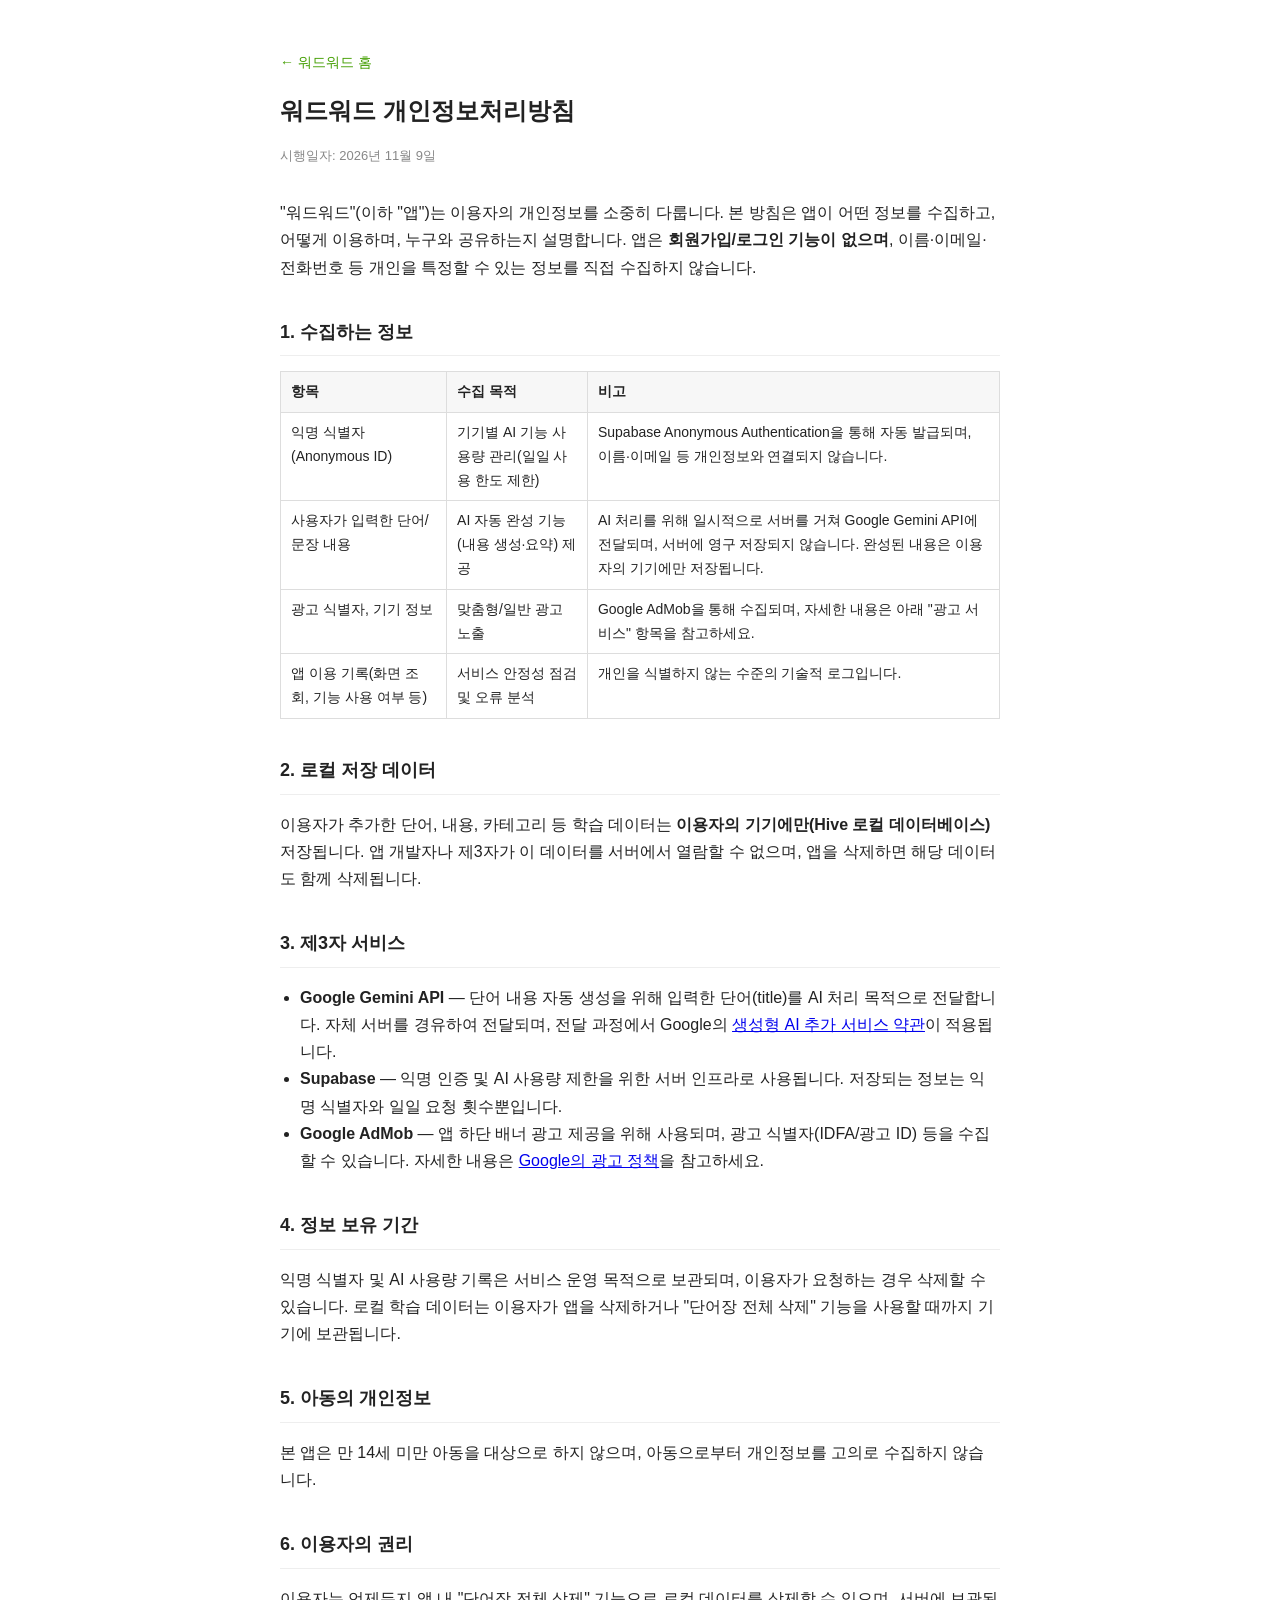
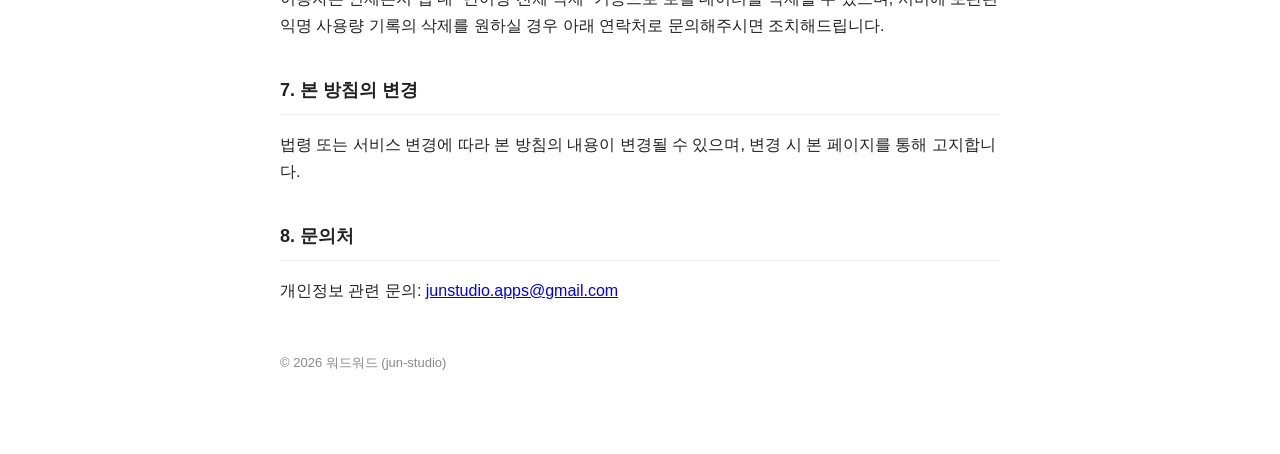
<file: privacy-policy.html>
<!DOCTYPE html>
<html lang="ko">
<head>
<meta charset="UTF-8">
<meta name="viewport" content="width=device-width, initial-scale=1.0">
<title>워드워드 개인정보처리방침</title>
<style>
  body {
    font-family: -apple-system, BlinkMacSystemFont, "Apple SD Gothic Neo", "Malgun Gothic", sans-serif;
    max-width: 720px;
    margin: 0 auto;
    padding: 32px 20px 80px;
    line-height: 1.7;
    color: #222;
  }
  h1 { font-size: 24px; margin-bottom: 4px; }
  .updated { color: #888; font-size: 13px; margin-bottom: 32px; }
  h2 { font-size: 18px; margin-top: 36px; border-bottom: 1px solid #eee; padding-bottom: 8px; }
  table { width: 100%; border-collapse: collapse; margin: 12px 0; font-size: 14px; }
  th, td { border: 1px solid #ddd; padding: 8px 10px; text-align: left; vertical-align: top; }
  th { background: #f7f7f7; }
  code { background: #f2f2f2; padding: 1px 5px; border-radius: 4px; font-size: 13px; }
  ul { padding-left: 20px; }
  footer { margin-top: 48px; color: #888; font-size: 13px; }
</style>
</head>
<body>

<p><a href="./" style="color:#449f02; text-decoration:none; font-size:14px;">← 워드워드 홈</a></p>
<h1>워드워드 개인정보처리방침</h1>
<p class="updated">시행일자: 2026년 11월 9일</p>

<p>
"워드워드"(이하 "앱")는 이용자의 개인정보를 소중히 다룹니다. 본 방침은 앱이
어떤 정보를 수집하고, 어떻게 이용하며, 누구와 공유하는지 설명합니다.
앱은 <strong>회원가입/로그인 기능이 없으며</strong>, 이름·이메일·전화번호 등
개인을 특정할 수 있는 정보를 직접 수집하지 않습니다.
</p>

<h2>1. 수집하는 정보</h2>
<table>
  <tr><th>항목</th><th>수집 목적</th><th>비고</th></tr>
  <tr>
    <td>익명 식별자 (Anonymous ID)</td>
    <td>기기별 AI 기능 사용량 관리(일일 사용 한도 제한)</td>
    <td>Supabase Anonymous Authentication을 통해 자동 발급되며,
        이름·이메일 등 개인정보와 연결되지 않습니다.</td>
  </tr>
  <tr>
    <td>사용자가 입력한 단어/문장 내용</td>
    <td>AI 자동 완성 기능(내용 생성·요약) 제공</td>
    <td>AI 처리를 위해 일시적으로 서버를 거쳐 Google Gemini API에
        전달되며, 서버에 영구 저장되지 않습니다. 완성된 내용은
        이용자의 기기에만 저장됩니다.</td>
  </tr>
  <tr>
    <td>광고 식별자, 기기 정보</td>
    <td>맞춤형/일반 광고 노출</td>
    <td>Google AdMob을 통해 수집되며, 자세한 내용은 아래
        "광고 서비스" 항목을 참고하세요.</td>
  </tr>
  <tr>
    <td>앱 이용 기록(화면 조회, 기능 사용 여부 등)</td>
    <td>서비스 안정성 점검 및 오류 분석</td>
    <td>개인을 식별하지 않는 수준의 기술적 로그입니다.</td>
  </tr>
</table>

<h2>2. 로컬 저장 데이터</h2>
<p>
이용자가 추가한 단어, 내용, 카테고리 등 학습 데이터는 <strong>이용자의
기기에만(Hive 로컬 데이터베이스)</strong> 저장됩니다. 앱 개발자나 제3자가
이 데이터를 서버에서 열람할 수 없으며, 앱을 삭제하면 해당 데이터도 함께
삭제됩니다.
</p>

<h2>3. 제3자 서비스</h2>
<ul>
  <li>
    <strong>Google Gemini API</strong> — 단어 내용 자동 생성을 위해
    입력한 단어(title)를 AI 처리 목적으로 전달합니다. 자체 서버를
    경유하여 전달되며, 전달 과정에서 Google의
    <a href="https://ai.google.dev/gemini-api/terms" target="_blank" rel="noopener">생성형 AI 추가 서비스 약관</a>이
    적용됩니다.
  </li>
  <li>
    <strong>Supabase</strong> — 익명 인증 및 AI 사용량 제한을 위한
    서버 인프라로 사용됩니다. 저장되는 정보는 익명 식별자와 일일
    요청 횟수뿐입니다.
  </li>
  <li>
    <strong>Google AdMob</strong> — 앱 하단 배너 광고 제공을 위해
    사용되며, 광고 식별자(IDFA/광고 ID) 등을 수집할 수 있습니다.
    자세한 내용은
    <a href="https://policies.google.com/technologies/ads" target="_blank" rel="noopener">Google의 광고 정책</a>을
    참고하세요.
  </li>
</ul>

<h2>4. 정보 보유 기간</h2>
<p>
익명 식별자 및 AI 사용량 기록은 서비스 운영 목적으로 보관되며, 이용자가
요청하는 경우 삭제할 수 있습니다. 로컬 학습 데이터는 이용자가 앱을
삭제하거나 "단어장 전체 삭제" 기능을 사용할 때까지 기기에 보관됩니다.
</p>

<h2>5. 아동의 개인정보</h2>
<p>
본 앱은 만 14세 미만 아동을 대상으로 하지 않으며, 아동으로부터 개인정보를
고의로 수집하지 않습니다.
</p>

<h2>6. 이용자의 권리</h2>
<p>
이용자는 언제든지 앱 내 "단어장 전체 삭제" 기능으로 로컬 데이터를 삭제할
수 있으며, 서버에 보관된 익명 사용량 기록의 삭제를 원하실 경우 아래
연락처로 문의해주시면 조치해드립니다.
</p>

<h2>7. 본 방침의 변경</h2>
<p>
법령 또는 서비스 변경에 따라 본 방침의 내용이 변경될 수 있으며, 변경 시
본 페이지를 통해 고지합니다.
</p>

<h2>8. 문의처</h2>
<p>개인정보 관련 문의: <a href="mailto:junstudio.apps@gmail.com">junstudio.apps@gmail.com</a></p>

<footer>
  © 2026 워드워드 (jun-studio)
</footer>

</body>
</html>
</file>
